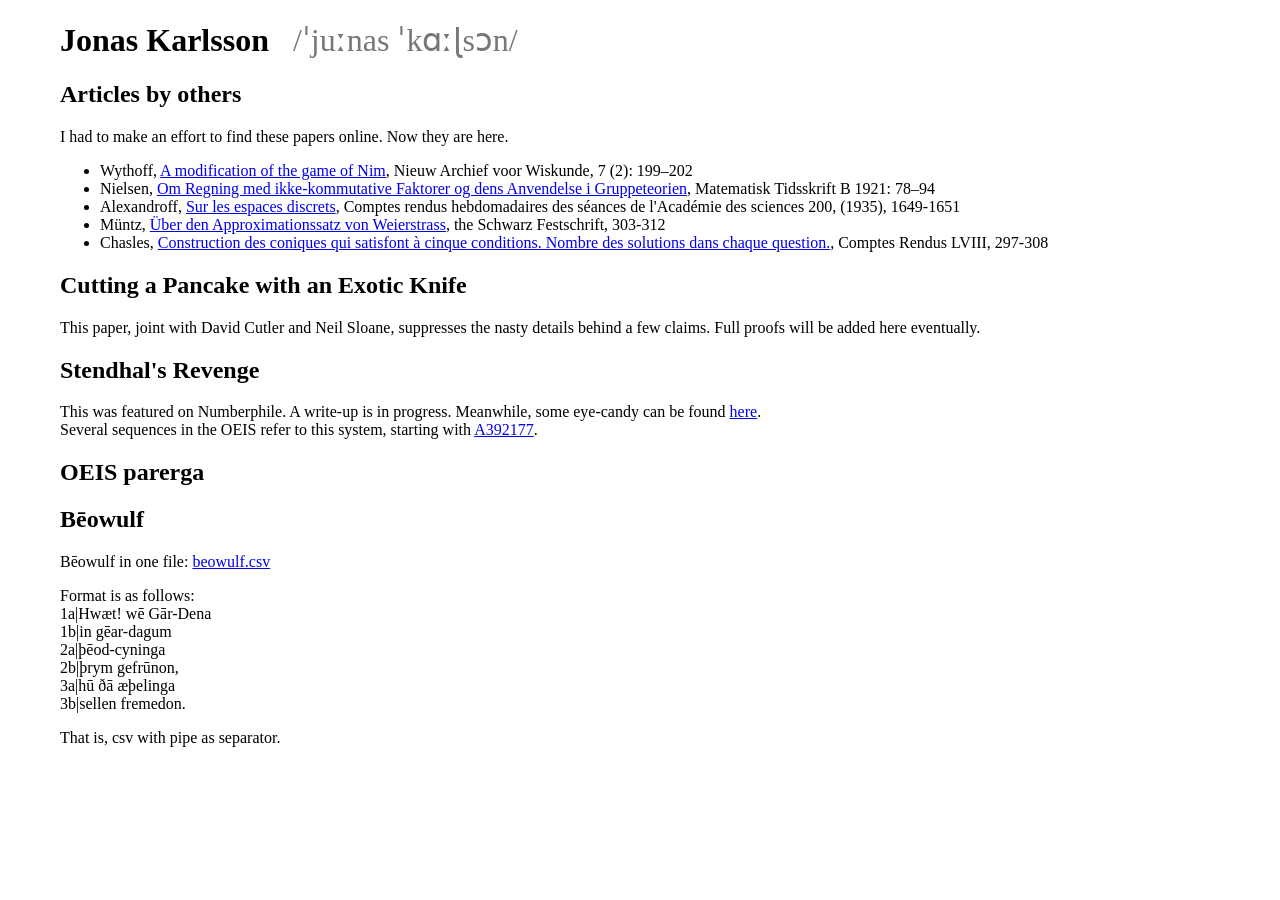
<file: index.html>
<!DOCTYPE html>
<html>
<head>
  <!-- Google tag (gtag.js) -->
  <script async src="https://www.googletagmanager.com/gtag/js?id=G-V5CVG80BW4"></script>
  <script>
    window.dataLayer = window.dataLayer || [];
    function gtag(){dataLayer.push(arguments);}
    gtag('js', new Date());

    gtag('config', 'G-V5CVG80BW4');
  </script>

  <meta charset="UTF-8">
  <link rel="stylesheet" href="style.css">
</head>
<body>
<h1>
  Jonas Karlsson
  <span class="phonetic">/ˈjuːnas ˈkɑːɭsɔn/</span>
</h1>
<h2>Articles by others</h2>
I had to make an effort to find these papers online. Now they are here.
<ul>
<li>Wythoff, <a href="Wythoff A modification of the game of Nim.pdf">A modification of the game of Nim</a>, Nieuw Archief voor Wiskunde, 7 (2): 199–202</li>
<li>Nielsen, <a href="Nielsen1921.pdf">Om Regning med ikke-kommutative Faktorer og dens Anvendelse i Gruppeteorien</a>, Matematisk Tidsskrift B 1921: 78–94</li>
<li>Alexandroff, <a href="Alexandroff 1935 Sur les espaces discrets.pdf">Sur les espaces discrets</a>, Comptes rendus hebdomadaires des séances de l'Académie des sciences 200, (1935), 1649-1651</li>
<li>Müntz, <a href="Müntz 1922 Über den Approximationssatz von Weierstrass.pdf">Über den Approximationssatz von Weierstrass</a>, the Schwarz Festschrift, 303-312</li>
<li>Chasles, <a href="Chasles 1864 Construction des coniques qui satisfont à cinque conditions. Nombre des solutions dans chaque question.pdf">Construction des coniques qui satisfont à cinque conditions. Nombre des solutions dans chaque question.</a>, Comptes Rendus LVIII, 297-308</li>
</ul>
<h2>Cutting a Pancake with an Exotic Knife</h2>
This paper, joint with David Cutler and Neil Sloane, suppresses the nasty details behind a few claims. Full proofs will be added here eventually.

<h2>Stendhal's Revenge</h2>
This was featured on Numberphile. A write-up is in progress. Meanwhile, some eye-candy can be found <a href="stendhal/stendhal.html">here</a>.<br>
Several sequences in the OEIS refer to this system, starting with <a href="https://oeis.org/A392177">A392177</a>.

<h2>OEIS parerga</h2>

<h2>Bēowulf</h2>
<p>Bēowulf in one file: <a href="beowulf.csv">beowulf.csv</a></p>
<p>Format is as follows:<br>
1a|Hwæt! wē Gār-Dena<br>
1b|in gēar-dagum<br>
2a|þēod-cyninga<br>
2b|þrym gefrūnon,<br>
3a|hū ðā æþelinga<br>
3b|sellen fremedon.<br>
</p>
<p>That is, csv with pipe as separator.</p>

</body>
</html>
</file>
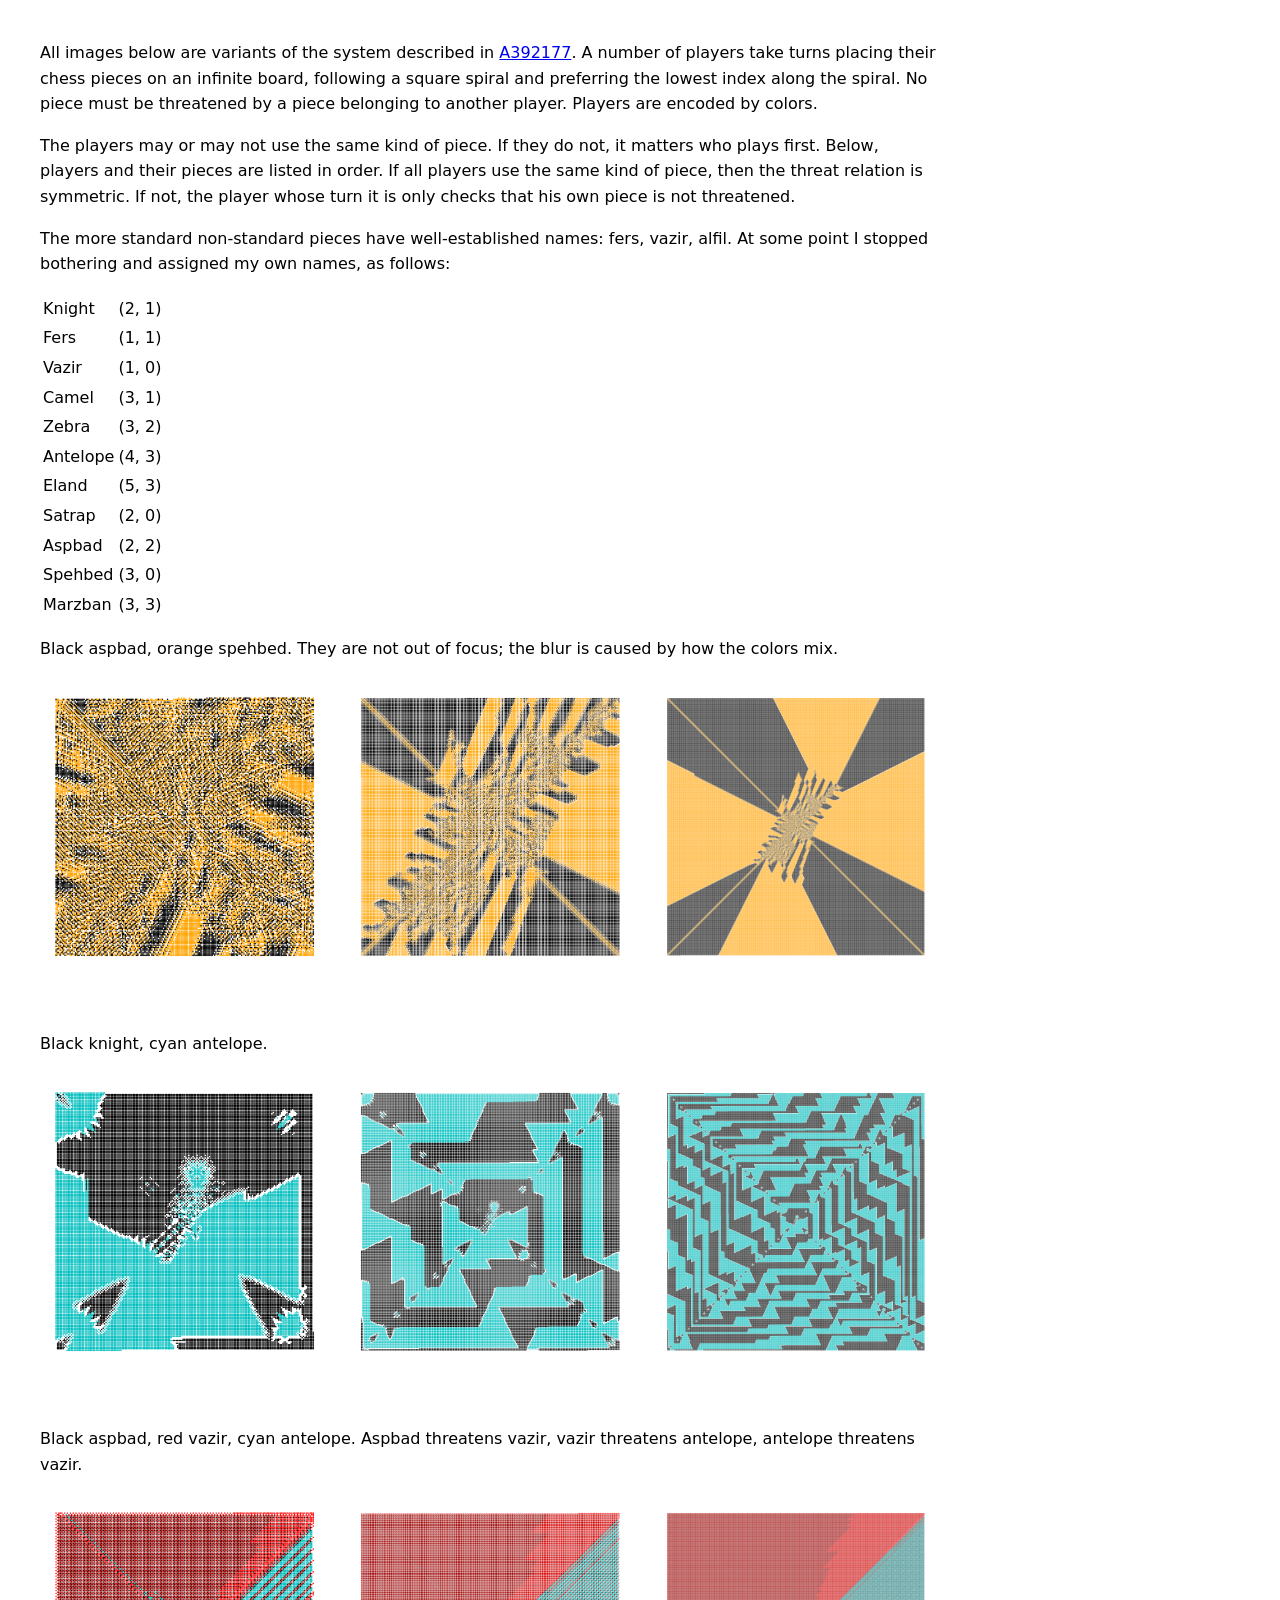
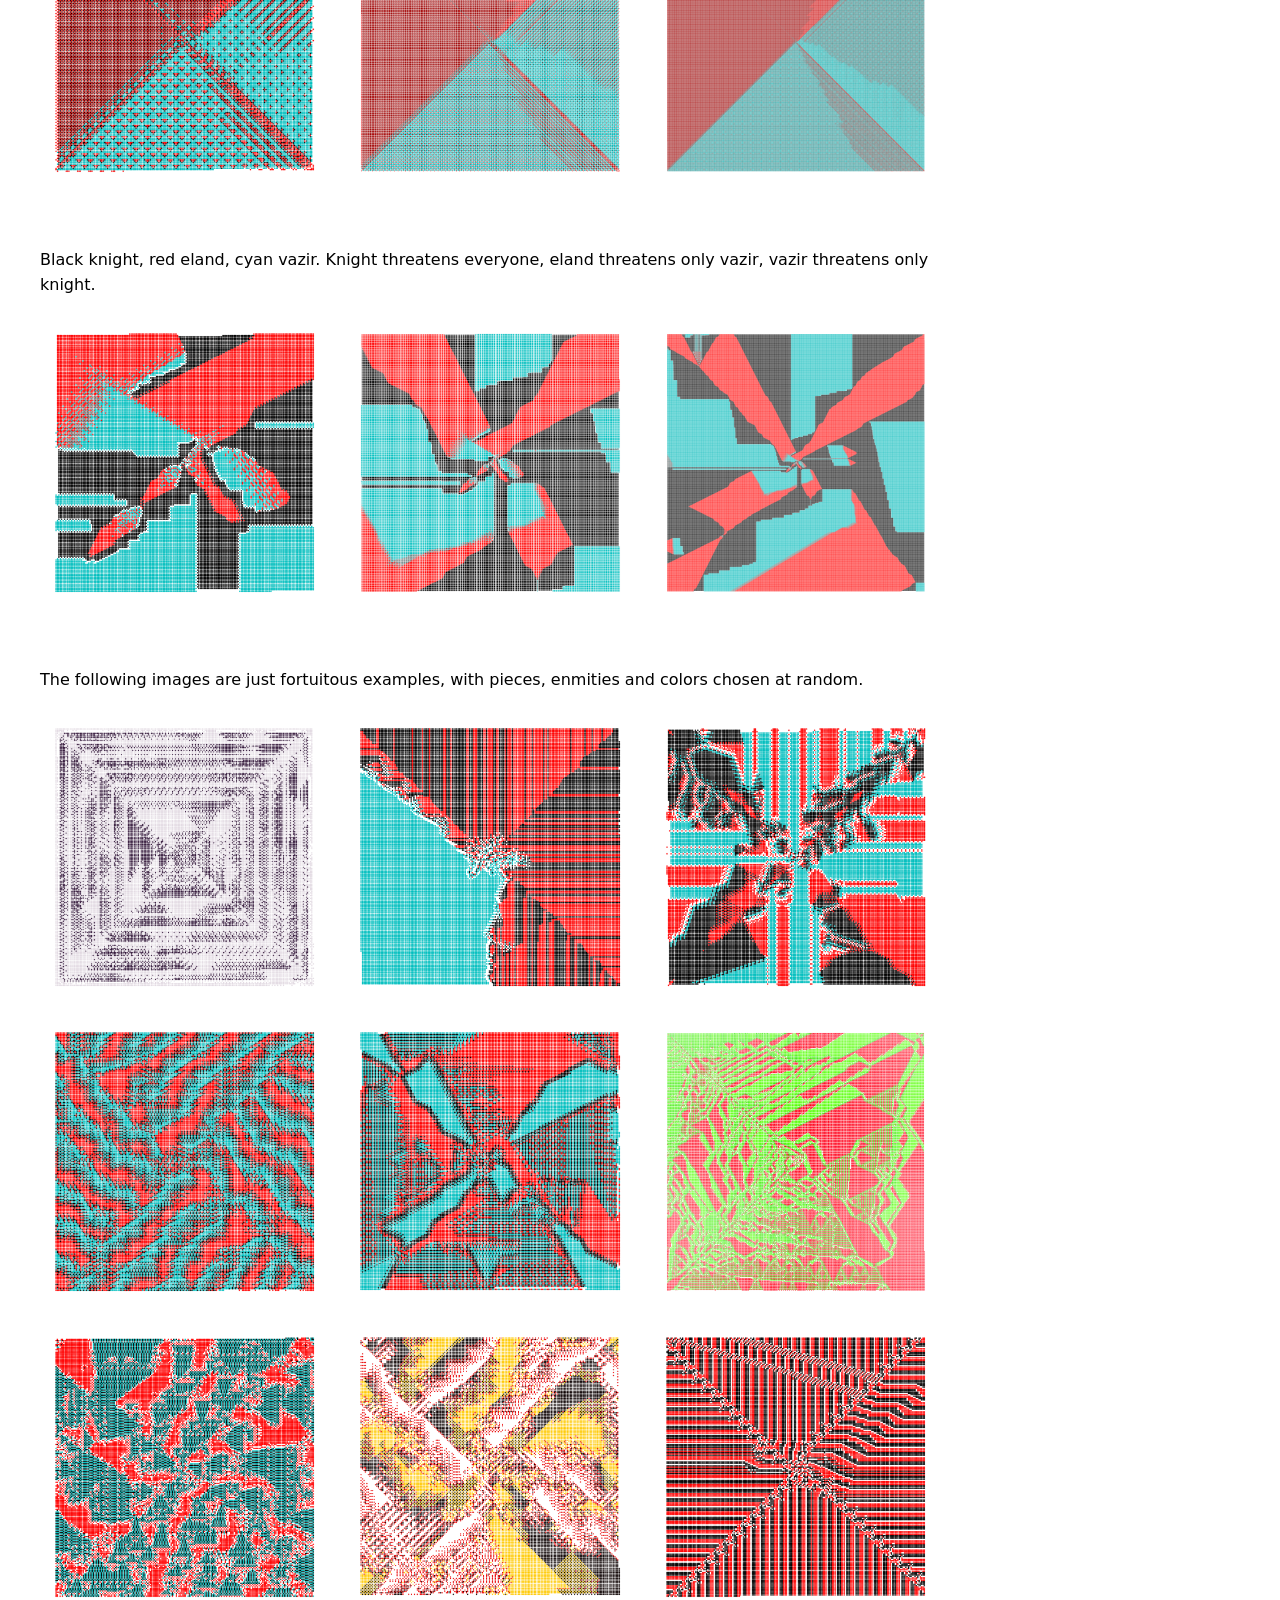
<file: stendhal/stendhal.html>
<!DOCTYPE html>
<html lang="en">
<head>
  <!-- Google tag (gtag.js) -->
  <script async src="https://www.googletagmanager.com/gtag/js?id=G-V5CVG80BW4"></script>
  <script>
    window.dataLayer = window.dataLayer || [];
    function gtag(){dataLayer.push(arguments);}
    gtag('js', new Date());

    gtag('config', 'G-V5CVG80BW4');
  </script>

  <meta charset="UTF-8">
  <title>Gallery</title>

  <style>
    body {
      font-family: system-ui, sans-serif;
      margin: 40px;
      line-height: 1.6;
      max-width: 900px;
    }

    section {
      margin-bottom: 60px;
    }

    .gallery {
      display: grid;
      grid-template-columns: repeat(auto-fit, minmax(220px, 1fr));
      gap: 16px;
      margin-top: 20px;
    }

    .gallery img {
      width: 100%;
      height: auto;
      border-radius: 6px;
      display: block;
    }
  </style>
</head>

<body>

  <p>
    All images below are variants of the system described in <a href="https://oeis.org/A392177">A392177</a>. A number of players take turns placing their chess pieces on an infinite board, following a square spiral and preferring the lowest index along the spiral. No piece must be threatened by a piece belonging to another player. Players are encoded by colors.  
  </p>
  <p>
    The players may or may not use the same kind of piece. If they do not, it matters who plays first. Below, players and their pieces are listed in order. If all players use the same kind of piece, then the threat relation is symmetric. If not, the player whose turn it is only checks that his own piece is not threatened.
  </p>
  <p>
    The more standard non-standard pieces have well-established names: fers, vazir, alfil. At some point I stopped bothering and assigned my own names, as follows:
    <table>
  <tr>
    <td>Knight</td>
    <td>(2, 1)</td>
  </tr>
  <tr>
    <td>Fers</td>
    <td>(1, 1)</td>
  </tr>
  <tr>
    <td>Vazir</td>
    <td>(1, 0)</td>
  </tr>
  <tr>
    <td>Camel</td>
    <td>(3, 1)</td>
  </tr>
  <tr>
    <td>Zebra</td>
    <td>(3, 2)</td>
  </tr>
  <tr>
    <td>Antelope</td>
    <td>(4, 3)</td>
  </tr>
  <tr>
    <td>Eland</td>
    <td>(5, 3)</td>
  </tr>
  <tr>
    <td>Satrap</td>
    <td>(2, 0)</td>
  </tr>
  <tr>
    <td>Aspbad</td>
    <td>(2, 2)</td>
  </tr>
  <tr>
    <td>Spehbed</td>
    <td>(3, 0)</td>
  </tr>
  <tr>
    <td>Marzban</td>
    <td>(3, 3)</td>
  </tr>
</table>

  </p>
  <section>
    <p>
      Black aspbad, orange spehbed. They are not out of focus; the blur is caused by how the colors mix.
    </p>
    <div class="gallery">
      <img src="black_aspbad_orange_spehbed_N = 32000.png">
      <img src="black_aspbad_orange_spehbed_N = 320000.png">
      <img src="black_aspbad_orange_spehbed_N = 3200000.png">
    </div>
  </section>

  <section>
    <p>
      Black knight, cyan antelope.
    </p>
    <div class="gallery">
      <img src="black_knight_cyan_antelope_N = 32000.png">
      <img src="black_knight_cyan_antelope_N = 320000.png">
      <img src="black_knight_cyan_antelope_N = 3200000.png">
    </div>
  </section>

  <section>
    <p>
      Black aspbad, red vazir, cyan antelope. Aspbad threatens vazir, vazir threatens antelope, antelope threatens vazir. 
    </p>

    <div class="gallery">
      <img src="black_aspbad_red_vazir_cyan_antelope_N = 32000_selective_enmity.png">
      <img src="black_aspbad_red_vazir_cyan_antelope_N = 320000_selective_enmity.png">
      <img src="black_aspbad_red_vazir_cyan_antelope_N = 3200000_selective_enmity.png">
    </div>
  </section>


  <section>
    <p>
      Black knight, red eland, cyan vazir. Knight threatens everyone, eland threatens only vazir, vazir threatens only knight.
    </p>

    <div class="gallery">
      <img src="knight_eland_vazir_N = 32000_selective_enmity.png">
      <img src="knight_eland_vazir_N = 320000_selective_enmity.png">
      <img src="knight_eland_vazir_N = 3200000_selective_enmity.png">
    </div>
  </section>

  <section>
    <p>
      The following images are just fortuitous examples, with pieces, enmities and colors chosen at random.
    </p>

    <div class="gallery">
      <img src="aspbad-__camel-aspbad__zebra-camel_aspbad_N = 32000_twilight_r_25629.png">
      <img src="camel-knight_vazir__knight-camel__vazir-knight_N = 32000_selective_enmity_45070.png">
      <img src="camel-knight_vazir__knight-vazir__vazir-camel_N = 32000_selective_enmity_50529.png">
      <img src="camel-vazir__knight-__vazir-camel_N = 32000_selective_enmity_4366.png">
      <img src="camel-vazir__knight-camel__vazir-camel_N = 32000_selective_enmity_37179.png">
      <img src="camel-vazir__knight-camel_camel__vazir-camel_knight_camel_N = 320000_prism_r_76426.png">
      <img src="camel-vazir__knight-vazir__vazir-knight_camel_N = 32000_selective_enmity_71609.png">
      <img src="fers-vazir_zebra__satrap-__vazir-zebra__zebra-vazir_fers_N = 32000_hot_809.png">
      <img src="satrap-vazir_satrap__vazir-vazir_satrap_N = 32000_selective_enmity_31413.png">
    </div>
  </section>

</body>
</html>
</file>
<file: style.css>
body {
    margin-left: 60px;
}

.phonetic {
    margin-left: 0.5em;
    color: #777;
    font-weight: normal;
    font-family: "Charis SIL", "Noto Sans", serif;
}
</file>
